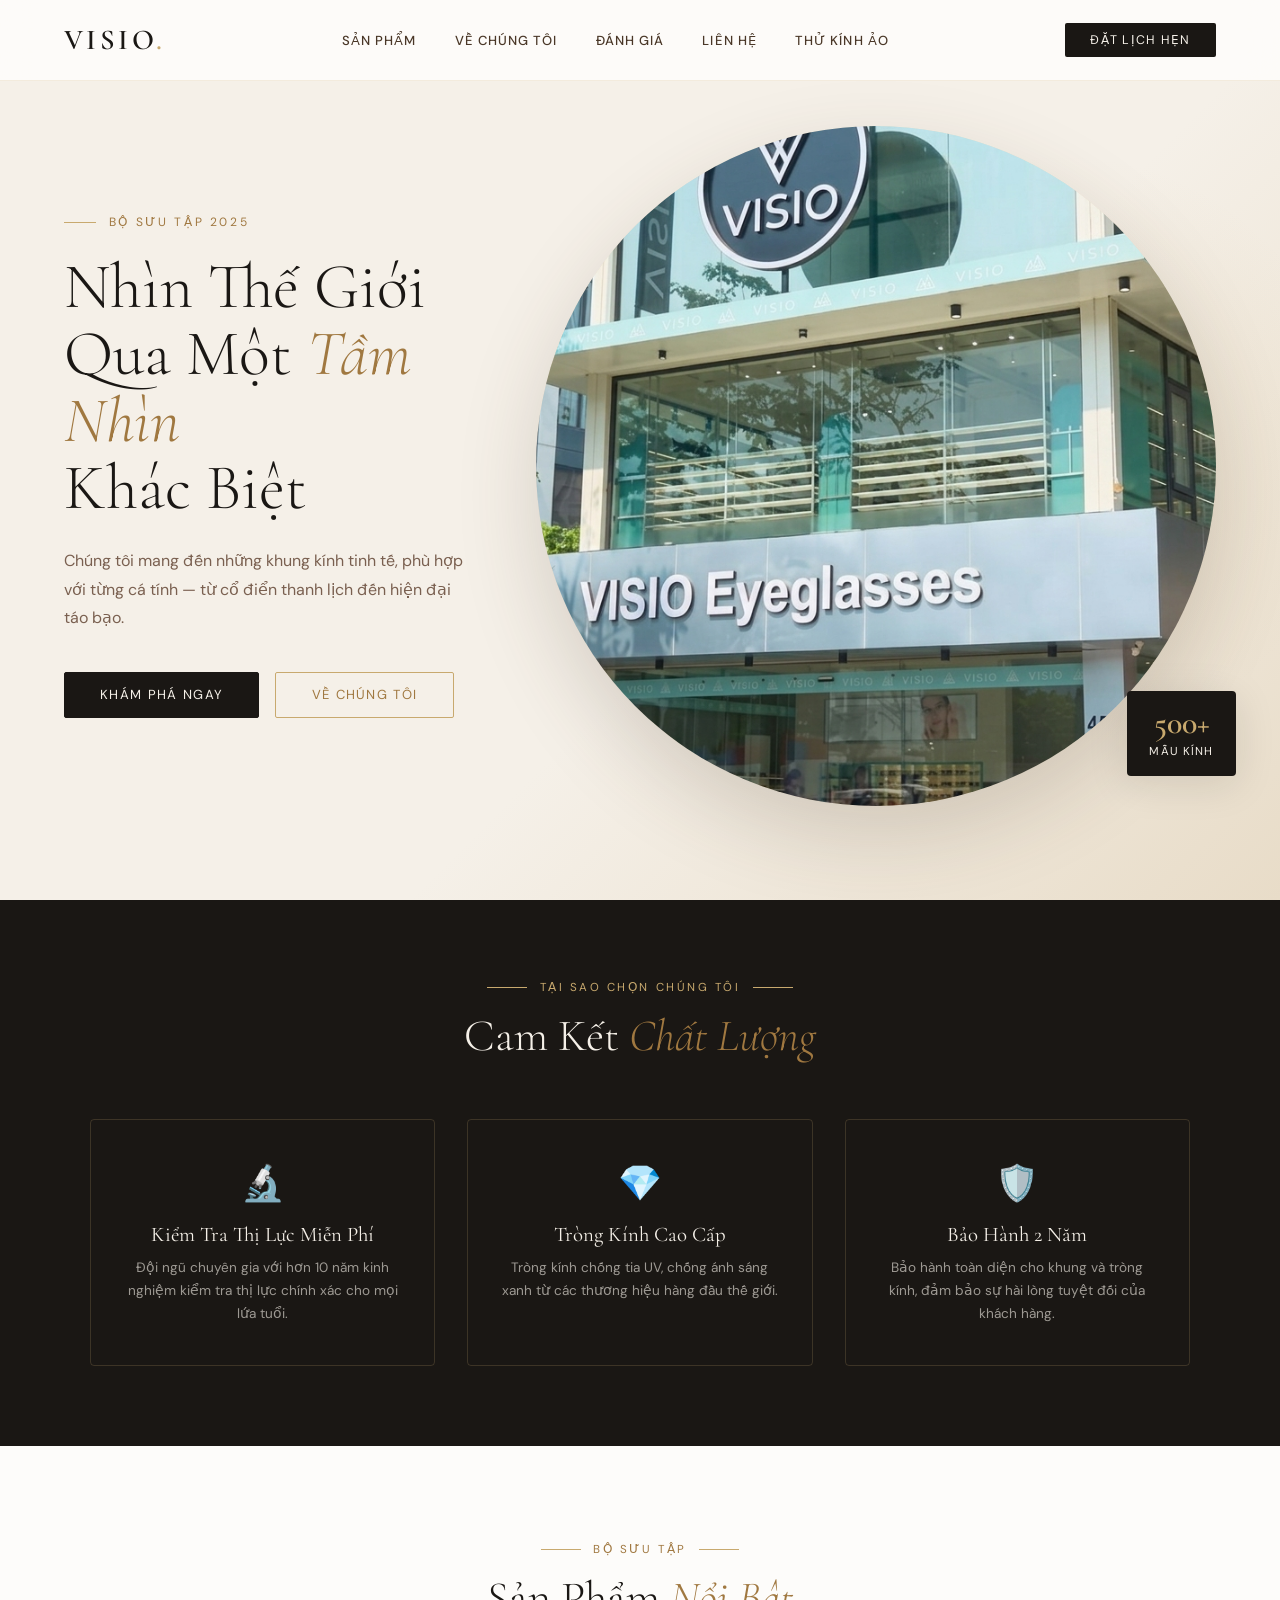
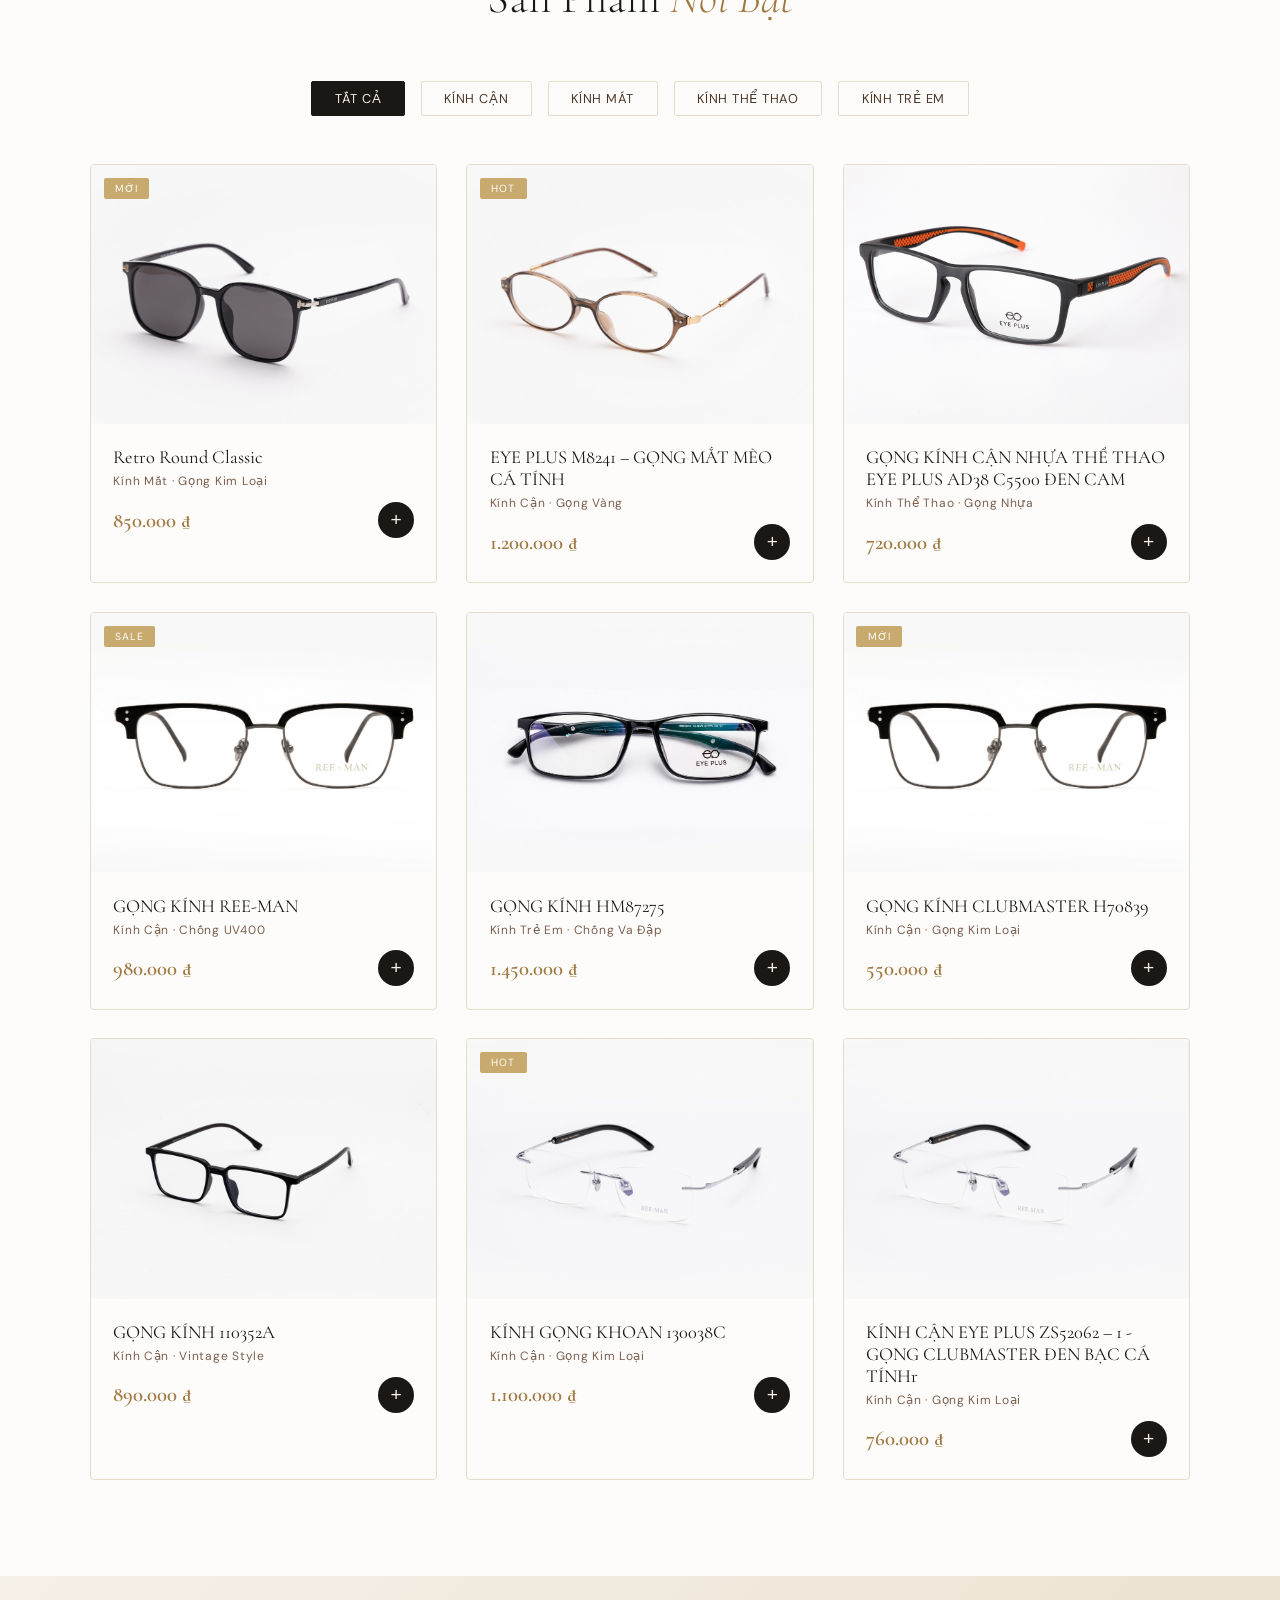
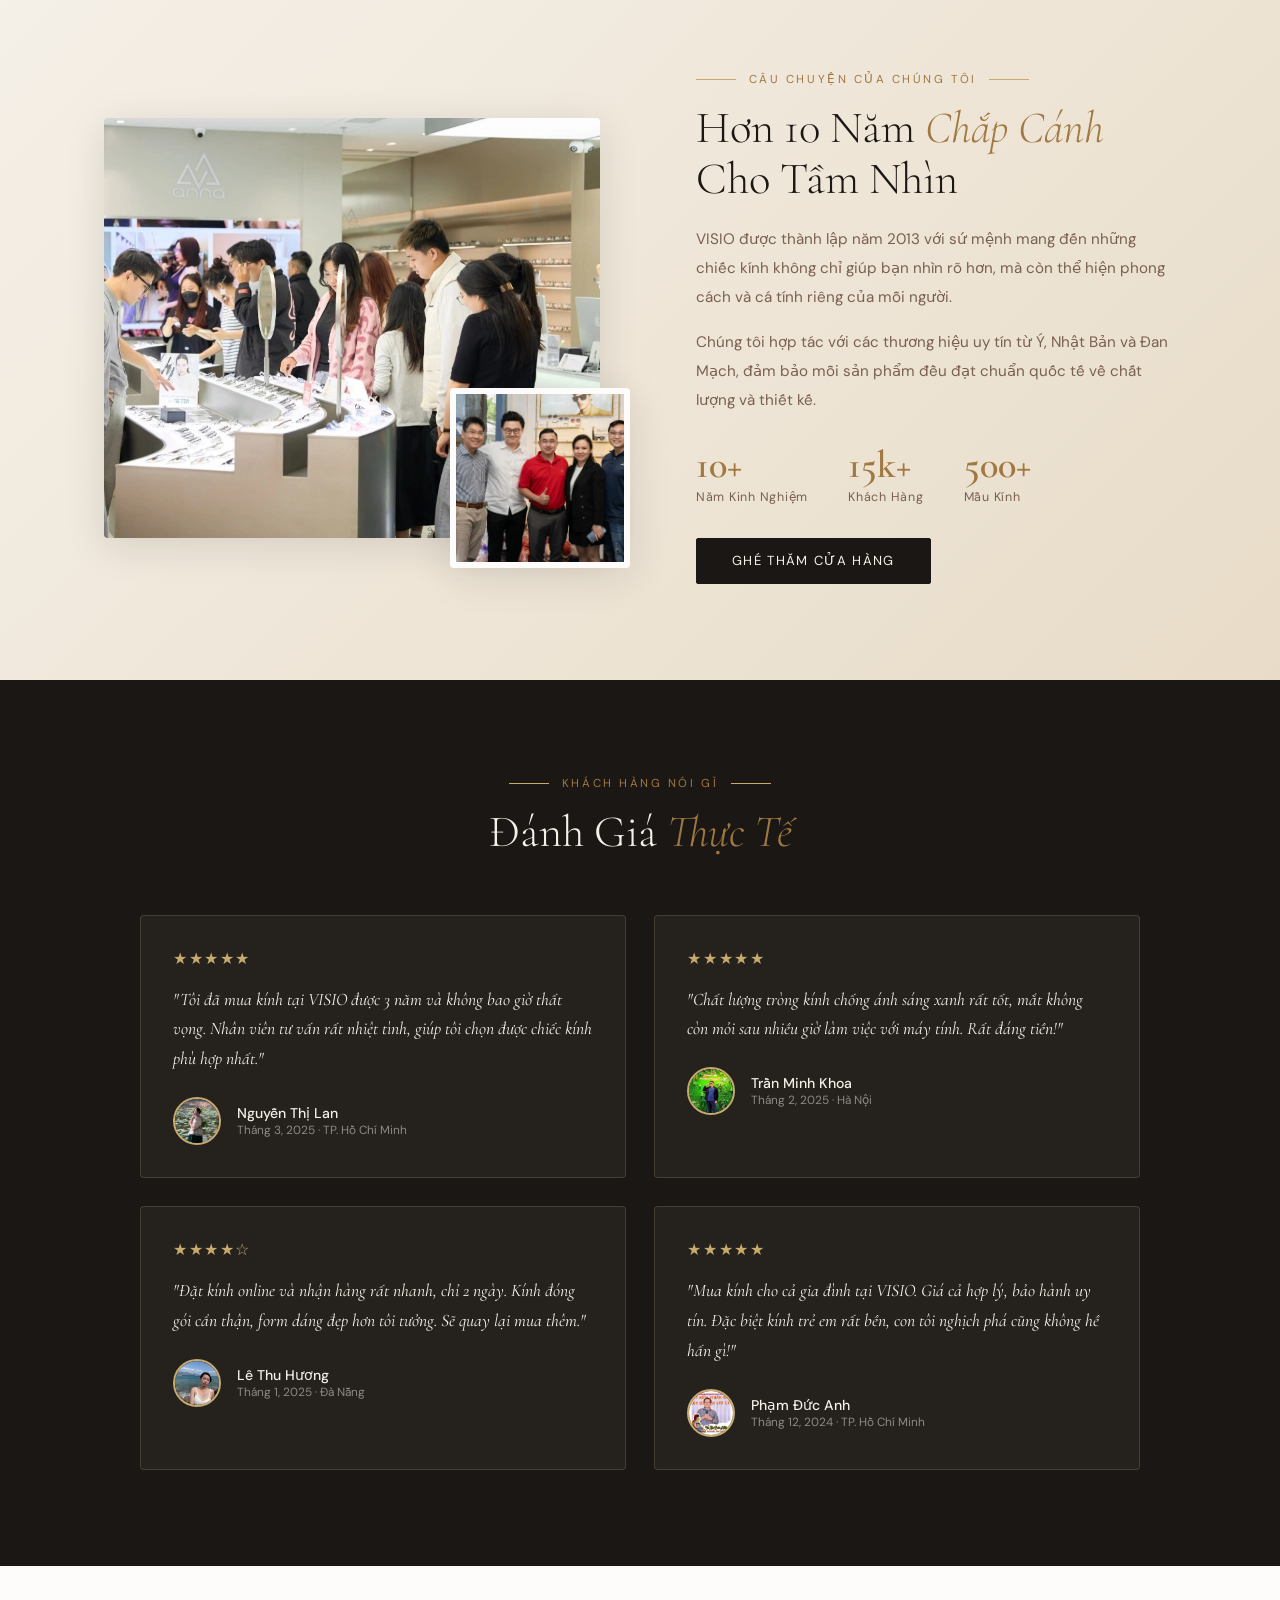
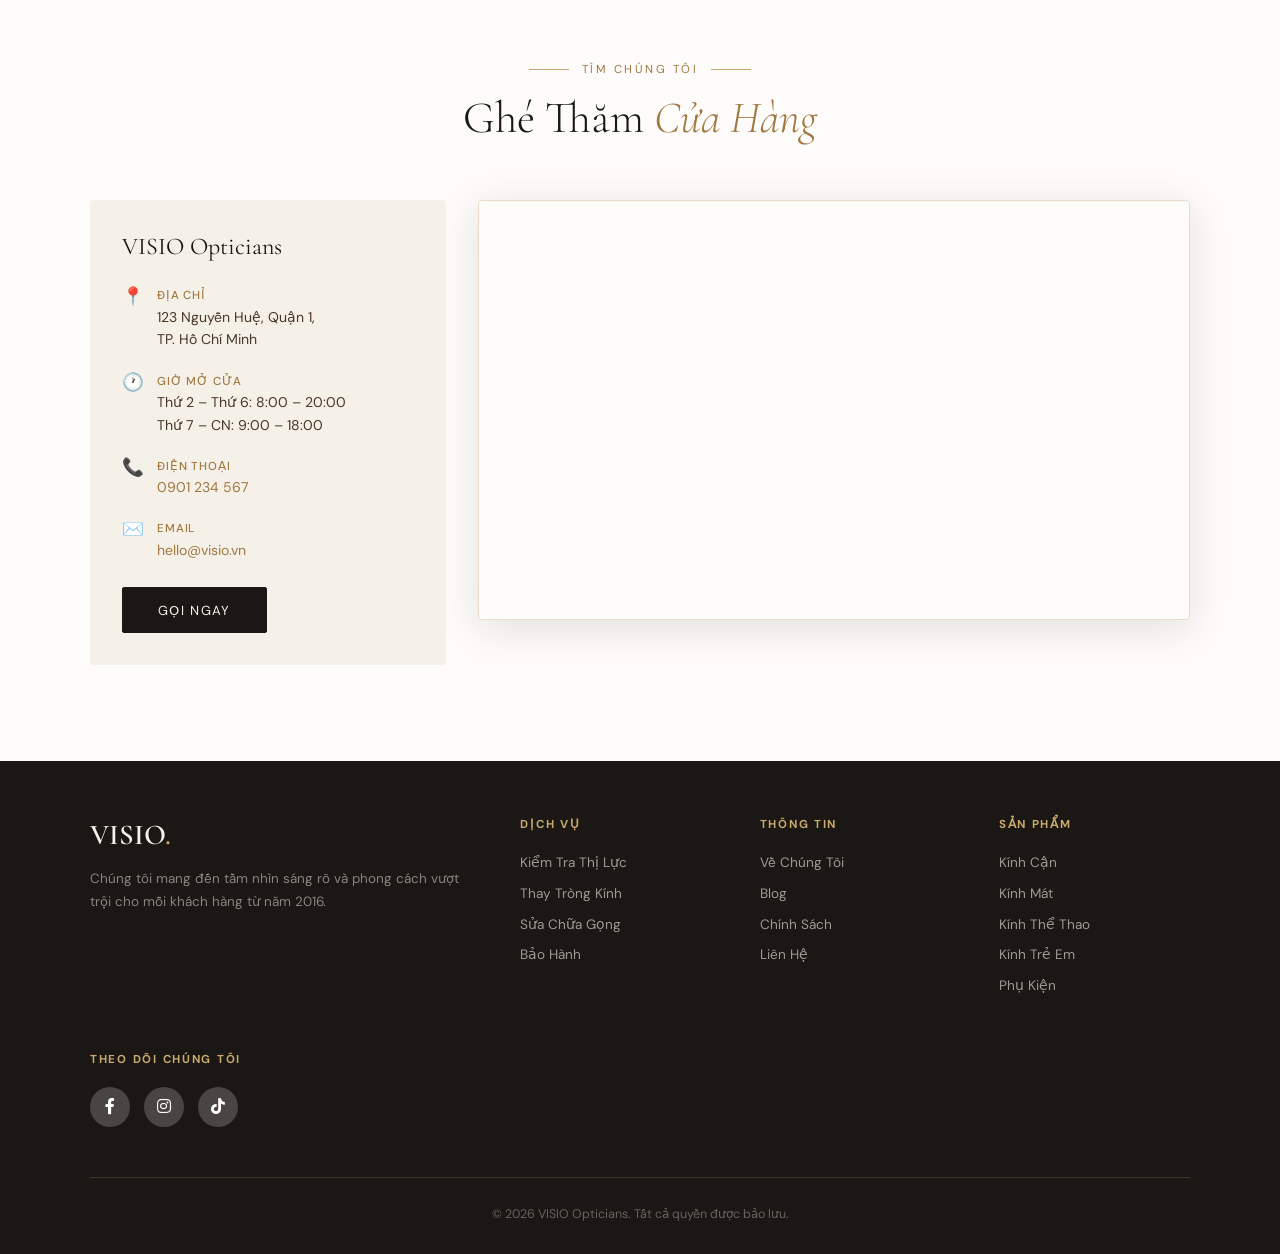
<file: index.html>
<!DOCTYPE html>
<html lang="vi">
<head>
  <meta charset="UTF-8" />
  <meta name="viewport" content="width=device-width, initial-scale=1.0" />
  <title>VISIO — Cửa Hàng Mắt Kính</title>
  <link href="https://fonts.googleapis.com/css2?family=Cormorant+Garamond:ital,wght@0,300;0,400;0,600;1,300;1,400&family=DM+Sans:wght@300;400;500&display=swap" rel="stylesheet" />
  <link href="https://cdnjs.cloudflare.com/ajax/libs/font-awesome/5.15.4/css/all.min.css" rel="stylesheet">
  <!--file css-->
  <link rel="stylesheet" href="css/style.css" />
</head>
<body>

<!-- ══════════════════════════════
     NAV
══════════════════════════════ -->
<nav>
  <a href="#" class="nav-logo">VISIO<span>.</span></a>
  <ul class="nav-links">
    <li><a href="#products">Sản Phẩm</a></li>
    <li><a href="#about">Về Chúng Tôi</a></li>
    <li><a href="#reviews">Đánh Giá</a></li>
    <li><a href="#contact">Liên Hệ</a></li>
    <li><a href="TryonVR/index.html">Thử Kính Ảo</a></li>
  </ul>
  <a href="#contact" class="nav-cta">Đặt Lịch Hẹn</a>
</nav>

<!-- ══════════════════════════════
     HERO
══════════════════════════════ -->
<section class="hero">
  <div class="hero-text">
    <p class="hero-eyebrow">Bộ Sưu Tập 2025</p>
    <h1 class="hero-title">Nhìn Thế Giới<br>Qua Một <em>Tầm Nhìn</em><br>Khác Biệt</h1>
    <p class="hero-desc">Chúng tôi mang đến những khung kính tinh tế, phù hợp với từng cá tính — từ cổ điển thanh lịch đến hiện đại táo bạo.</p>
    <div class="hero-buttons">
      <a href="#products" class="btn-primary">Khám Phá Ngay</a>
      <a href="#about" class="btn-outline">Về Chúng Tôi</a>
    </div>
  </div>
  <div class="hero-image">
    <div class="hero-frame">
      <img src="img/store_outside.jpg" alt="Kính nổi bật" />
    </div>
    <div class="hero-badge">
      <span class="hero-badge-num">500+</span>
      <span class="hero-badge-text">Mẫu Kính</span>
    </div>
  </div>
</section>

<!-- ══════════════════════════════
     FEATURES
══════════════════════════════ -->
<section class="features">
  <div class="section-header">
    <p class="section-eyebrow" style="color:var(--gold);">Tại Sao Chọn Chúng Tôi</p>
    <h2 class="section-title" style="color:var(--cream);">Cam Kết <em>Chất Lượng</em></h2>
  </div>
  <div class="features-grid">
    <div class="feature-item">
      <div class="feature-icon">🔬</div>
      <h3 class="feature-title">Kiểm Tra Thị Lực Miễn Phí</h3>
      <p class="feature-desc">Đội ngũ chuyên gia với hơn 10 năm kinh nghiệm kiểm tra thị lực chính xác cho mọi lứa tuổi.</p>
    </div>
    <div class="feature-item">
      <div class="feature-icon">💎</div>
      <h3 class="feature-title">Tròng Kính Cao Cấp</h3>
      <p class="feature-desc">Tròng kính chống tia UV, chống ánh sáng xanh từ các thương hiệu hàng đầu thế giới.</p>
    </div>
    <div class="feature-item">
      <div class="feature-icon">🛡️</div>
      <h3 class="feature-title">Bảo Hành 2 Năm</h3>
      <p class="feature-desc">Bảo hành toàn diện cho khung và tròng kính, đảm bảo sự hài lòng tuyệt đối của khách hàng.</p>
    </div>
  </div>
</section>

<!-- ══════════════════════════════
     PRODUCTS
══════════════════════════════ -->
<section class="products" id="products">
  <div class="section-header">
    <p class="section-eyebrow">Bộ Sưu Tập</p>
    <h2 class="section-title">Sản Phẩm <em>Nổi Bật</em></h2>
  </div>

  <div class="products-filter">
    <button class="filter-btn active">Tất Cả</button>
    <button class="filter-btn">Kính Cận</button>
    <button class="filter-btn">Kính Mát</button>
    <button class="filter-btn">Kính Thể Thao</button>
    <button class="filter-btn">Kính Trẻ Em</button>
  </div>

  <div class="products-grid">

    <!-- Product 1 -->
    <div class="product-card">
      <div class="product-img">
        <img src="img/product-1.jpg" alt="Retro Round Classic" />
        <span class="product-badge">Mới</span>
      </div>
      <div class="product-info">
        <h3 class="product-name">Retro Round Classic</h3>
        <p class="product-type">Kính Mắt · Gọng Kim Loại</p>
        <div class="product-footer">
          <span class="product-price">850.000 ₫</span>
          <button class="product-add">+</button>
        </div>
      </div>
    </div>

    <!-- Product 2 -->
    <div class="product-card">
      <div class="product-img">
        <img src="img/product-2.jpg" alt="Aviator Gold Edition" />
        <span class="product-badge">Hot</span>
      </div>
      <div class="product-info">
        <h3 class="product-name">EYE PLUS M8241 – GỌNG MẮT MÈO CÁ TÍNH</h3>
        <p class="product-type">Kính Cận · Gọng Vàng</p>
        <div class="product-footer">
          <span class="product-price">1.200.000 ₫</span>
          <button class="product-add">+</button>
        </div>
      </div>
    </div>

    <!-- Product 3 -->
    <div class="product-card">
      <div class="product-img">
        <img src="img/product-3.jpg" alt="Square Tortoise" />
      </div>
      <div class="product-info">
        <h3 class="product-name">GỌNG KÍNH CẬN NHỰA THỂ THAO EYE PLUS AD38 C5500 ĐEN CAM</h3>
        <p class="product-type">Kính Thể Thao · Gọng Nhựa</p>
        <div class="product-footer">
          <span class="product-price">720.000 ₫</span>
          <button class="product-add">+</button>
        </div>
      </div>
    </div>

    <!-- Product 4 -->
    <div class="product-card">
      <div class="product-img">
        <img src="img/product-4.jpg" alt="Sport Vision Pro" />
        <span class="product-badge">Sale</span>
      </div>
      <div class="product-info">
        <h3 class="product-name">GỌNG KÍNH REE-MAN</h3>
        <p class="product-type">Kính Cận · Chống UV400</p>
        <div class="product-footer">
          <span class="product-price">980.000 ₫</span>
          <button class="product-add">+</button>
        </div>
      </div>
    </div>

    <!-- Product 5 -->
    <div class="product-card">
      <div class="product-img">
        <img src="img/product-5.jpg" alt="Lady Elegance" />
      </div>
      <div class="product-info">
        <h3 class="product-name">GỌNG KÍNH HM87275</h3>
        <p class="product-type">Kính Trẻ Em · Chống Va Đập</p>
        <div class="product-footer">
          <span class="product-price">1.450.000 ₫</span>
          <button class="product-add">+</button>
        </div>
      </div>
    </div>

    <!-- Product 6 -->
    <div class="product-card">
      <div class="product-img">
        <img src="img/product-6.jpg" alt="Kids Flex Series" />
        <span class="product-badge">Mới</span>
      </div>
      <div class="product-info">
        <h3 class="product-name">GỌNG KÍNH CLUBMASTER H70839</h3>
        <p class="product-type">Kính Cận · Gọng Kim Loại</p>
        <div class="product-footer">
          <span class="product-price">550.000 ₫</span>
          <button class="product-add">+</button>
        </div>
      </div>
    </div>

    <!-- Product 7 -->
    <div class="product-card">
      <div class="product-img">
        <img src="img/product-7.jpg" alt="Cat Eye Luxe" />
      </div>
      <div class="product-info">
        <h3 class="product-name">GỌNG KÍNH 110352A</h3>
        <p class="product-type">Kính Cận · Vintage Style</p>
        <div class="product-footer">
          <span class="product-price">890.000 ₫</span>
          <button class="product-add">+</button>
        </div>
      </div>
    </div>

    <!-- Product 8 -->
    <div class="product-card">
      <div class="product-img">
        <img src="img/product-8.jpg" alt="Rimless Executive" />
        <span class="product-badge">Hot</span>
      </div>
      <div class="product-info">
        <h3 class="product-name">KÍNH GỌNG KHOAN 130038C</h3>
        <p class="product-type">Kính Cận · Gọng Kim Loại</p>
        <div class="product-footer">
          <span class="product-price">1.100.000 ₫</span>
          <button class="product-add">+</button>
        </div>
      </div>
    </div>

    <!-- Product 9 — dùng lại product-8 vì thư mục img chỉ có đến product-8 -->
    <div class="product-card">
      <div class="product-img">
        <img src="img/product-8.jpg" alt="Oversized Glamour" />
      </div>
      <div class="product-info">
        <h3 class="product-name">KÍNH CẬN EYE PLUS ZS52062 – 1 - GỌNG CLUBMASTER ĐEN BẠC CÁ TÍNHr</h3>
        <p class="product-type">Kính Cận · Gọng Kim Loại</p>
        <div class="product-footer">
          <span class="product-price">760.000 ₫</span>
          <button class="product-add">+</button>
        </div>
      </div>
    </div>

  </div>
</section>

<!-- ══════════════════════════════
     ABOUT
══════════════════════════════ -->
<section id="about" class="about-outer">
  <div class="about-strip">
    <div class="about-img-wrap">
      <div class="about-img-main">
        <img src="img/store_customer_visited.jpg" alt="Cửa hàng VISIO" />
      </div>
      <div class="about-img-accent">
        <img src="img/store_customer_visited_2.jpg" alt="Chi tiết kính" />
      </div>
    </div>
    <div class="about-text">
      <p class="section-eyebrow" style="justify-content:flex-start;">Câu Chuyện Của Chúng Tôi</p>
      <h2 class="section-title" style="text-align:left; margin-bottom:1.2rem;">
        Hơn 10 Năm <em>Chắp Cánh</em><br>Cho Tầm Nhìn
      </h2>
      <p style="font-size:.95rem; line-height:1.9; color:var(--brown-light); margin-bottom:1rem;">
        VISIO được thành lập năm 2013 với sứ mệnh mang đến những chiếc kính không chỉ giúp bạn nhìn rõ hơn, mà còn thể hiện phong cách và cá tính riêng của mỗi người.
      </p>
      <p style="font-size:.95rem; line-height:1.9; color:var(--brown-light); margin-bottom:1.8rem;">
        Chúng tôi hợp tác với các thương hiệu uy tín từ Ý, Nhật Bản và Đan Mạch, đảm bảo mỗi sản phẩm đều đạt chuẩn quốc tế về chất lượng và thiết kế.
      </p>
      <div class="about-stats">
        <div><span class="stat-num">10+</span><span class="stat-label">Năm Kinh Nghiệm</span></div>
        <div><span class="stat-num">15k+</span><span class="stat-label">Khách Hàng</span></div>
        <div><span class="stat-num">500+</span><span class="stat-label">Mẫu Kính</span></div>
      </div>
      <a href="#contact" class="btn-primary">Ghé Thăm Cửa Hàng</a>
    </div>
  </div>
</section>

<!-- ══════════════════════════════
     REVIEWS
══════════════════════════════ -->
<section class="reviews" id="reviews">
  <div class="section-header">
    <p class="section-eyebrow">Khách Hàng Nói Gì</p>
    <h2 class="section-title">Đánh Giá <em>Thực Tế</em></h2>
  </div>
  <div class="reviews-grid">

    <!-- Review 1 -->
    <div class="review-card">
      <div class="review-stars">★★★★★</div>
      <p class="review-text">"Tôi đã mua kính tại VISIO được 3 năm và không bao giờ thất vọng. Nhân viên tư vấn rất nhiệt tình, giúp tôi chọn được chiếc kính phù hợp nhất."</p>
      <div class="review-author">
        <div class="review-avatar">
          <img src="img/customer_review-1.jpg" alt="Nguyễn Thị Lan" />
        </div>
        <div>
          <div class="review-name">Nguyễn Thị Lan</div>
          <div class="review-date">Tháng 3, 2025 · TP. Hồ Chí Minh</div>
        </div>
      </div>
    </div>

    <!-- Review 2 -->
    <div class="review-card">
      <div class="review-stars">★★★★★</div>
      <p class="review-text">"Chất lượng tròng kính chống ánh sáng xanh rất tốt, mắt không còn mỏi sau nhiều giờ làm việc với máy tính. Rất đáng tiền!"</p>
      <div class="review-author">
        <div class="review-avatar">
          <img src="img/customer-review-2.jpg" alt="Trần Minh Khoa" />
        </div>
        <div>
          <div class="review-name">Trần Minh Khoa</div>
          <div class="review-date">Tháng 2, 2025 · Hà Nội</div>
        </div>
      </div>
    </div>

    <!-- Review 3 -->
    <div class="review-card">
      <div class="review-stars">★★★★☆</div>
      <p class="review-text">"Đặt kính online và nhận hàng rất nhanh, chỉ 2 ngày. Kính đóng gói cẩn thận, form dáng đẹp hơn tôi tưởng. Sẽ quay lại mua thêm."</p>
      <div class="review-author">
        <div class="review-avatar">
          <img src="img/customer-review-3.jpg" alt="Lê Thu Hương" />
        </div>
        <div>
          <div class="review-name">Lê Thu Hương</div>
          <div class="review-date">Tháng 1, 2025 · Đà Nẵng</div>
        </div>
      </div>
    </div>

    <!-- Review 4 -->
    <div class="review-card">
      <div class="review-stars">★★★★★</div>
      <p class="review-text">"Mua kính cho cả gia đình tại VISIO. Giá cả hợp lý, bảo hành uy tín. Đặc biệt kính trẻ em rất bền, con tôi nghịch phá cũng không hề hấn gì!"</p>
      <div class="review-author">
        <div class="review-avatar">
          <img src="img/customer-review-4.jpg" alt="Phạm Đức Anh" />
        </div>
        <div>
          <div class="review-name">Phạm Đức Anh</div>
          <div class="review-date">Tháng 12, 2024 · TP. Hồ Chí Minh</div>
        </div>
      </div>
    </div>

  </div>
</section>

<!-- ══════════════════════════════
     MAP & CONTACT
══════════════════════════════ -->
<section class="map-section" id="contact">
  <div class="section-header">
    <p class="section-eyebrow">Tìm Chúng Tôi</p>
    <h2 class="section-title">Ghé Thăm <em>Cửa Hàng</em></h2>
  </div>
  <div class="map-wrap">

    <div class="map-info">
      <h3>VISIO Opticians</h3>
      <div class="map-detail">
        <span class="map-detail-icon">📍</span>
        <div class="map-detail-text">
          <span class="map-detail-label">Địa Chỉ</span><br>
          123 Nguyễn Huệ, Quận 1,<br>TP. Hồ Chí Minh
        </div>
      </div>
      <div class="map-detail">
        <span class="map-detail-icon">🕐</span>
        <div class="map-detail-text">
          <span class="map-detail-label">Giờ Mở Cửa</span><br>
          Thứ 2 – Thứ 6: 8:00 – 20:00<br>
          Thứ 7 – CN: 9:00 – 18:00
        </div>
      </div>
      <div class="map-detail">
        <span class="map-detail-icon">📞</span>
        <div class="map-detail-text">
          <span class="map-detail-label">Điện Thoại</span><br>
          <a href="tel:+84901234567" style="color:var(--gold-dark); text-decoration:none;">0901 234 567</a>
        </div>
      </div>
      <div class="map-detail">
        <span class="map-detail-icon">✉️</span>
        <div class="map-detail-text">
          <span class="map-detail-label">Email</span><br>
          <a href="mailto:hello@visio.vn" style="color:var(--gold-dark); text-decoration:none;">hello@visio.vn</a>
        </div>
      </div>
      <div style="margin-top:1.6rem;">
        <a href="tel:+84901234567" class="btn-primary">Gọi Ngay</a>
      </div>
    </div>

    <!-- Google Maps Embed — thay src bằng link embed của cửa hàng bạn -->
    <div class="map-embed">
      <iframe
        src="https://www.google.com/maps/embed?pb=!1m18!1m12!1m3!1d3919.4469418!2d106.7004!3d10.7769!2m3!1f0!2f0!3f0!3m2!1i1024!2i768!4f13.1!3m3!1m2!1s0x31752f4b3330bcc7%3A0x4db964d76bf6e18e!2sNguy%E1%BB%85n%20Hu%E1%BB%87%2C%20B%E1%BA%BFn%20Ngh%C3%A9%2C%20Qu%E1%BA%ADn%201%2C%20Th%C3%A0nh%20ph%E1%BB%91%20H%E1%BB%93%20Ch%C3%AD%20Minh%2C%20Vi%E1%BB%87t%20Nam!5e0!3m2!1svi!2s!4v1699000000000!5m2!1svi!2s"
        allowfullscreen=""
        loading="lazy"
        referrerpolicy="no-referrer-when-downgrade"
        title="Bản đồ VISIO Opticians">
      </iframe>
    </div>

  </div>
</section>

<!-- ══════════════════════════════
     FOOTER
══════════════════════════════ -->
<footer>
  <div class="footer-grid">
    <div>
      <div class="footer-brand-logo">VISIO<span>.</span></div>
      <p class="footer-brand-desc">Chúng tôi mang đến tầm nhìn sáng rõ và phong cách vượt trội cho mỗi khách hàng từ năm 2016.</p>
    </div>
    <div class="footer-col">
      <h4>Dịch Vụ</h4>
      <ul>
        <li><a href="#">Kiểm Tra Thị Lực</a></li>
        <li><a href="#">Thay Tròng Kính</a></li>
        <li><a href="#">Sửa Chữa Gọng</a></li>
        <li><a href="#">Bảo Hành</a></li>
      </ul>
    </div>
    <div class="footer-col">
      <h4>Thông Tin</h4>
      <ul>
        <li><a href="#">Về Chúng Tôi</a></li>
        <li><a href="#">Blog</a></li>
        <li><a href="#">Chính Sách</a></li>
        <li><a href="#">Liên Hệ</a></li>
      </ul>
    </div>
    <div class="footer-col">
      <h4>Sản Phẩm</h4>
      <ul>
        <li><a href="#">Kính Cận</a></li>
        <li><a href="#">Kính Mát</a></li>
        <li><a href="#">Kính Thể Thao</a></li>
        <li><a href="#">Kính Trẻ Em</a></li>
        <li><a href="#">Phụ Kiện</a></li>
      </ul>
    </div>
    <div class="footer-col">
        <h4>Theo Dõi Chúng Tôi</h4>
        <div class="social-links mt-3">
            <a href="https://facebook.com" target="_blank" class="mr-3">
                <i class="fab fa-facebook-f"></i>
            </a>
            <a href="https://instagram.com" target="_blank">
                <i class="fab fa-instagram"></i>
            </a>
            <a href="https://www.tiktok.com" target="_blank">
                <i class="fab fa-tiktok"></i>
            </a>
        </div>
    </div>
  </div>
  <div class="footer-bottom">© 2026 VISIO Opticians. Tất cả quyền được bảo lưu.</div>
</footer>


<!--file js-->
<script src="js/main.js"></script>
</body>
</html>
</file>
<file: css/style.css>
/* ================================================
   VISIO — Cửa Hàng Mắt Kính | style.css
   ================================================ */

/* ── VARIABLES ── */
:root {
  --cream: #f5f0e8;
  --sand: #e8dcc8;
  --gold: #c8a96e;
  --gold-dark: #a07840;
  --charcoal: #1a1714;
  --brown: #4a3728;
  --brown-light: #7a6050;
  --white: #fdfcfa;
  --shadow: 0 8px 40px rgba(26,23,20,0.12);
  --shadow-hover: 0 20px 60px rgba(26,23,20,0.2);
}

/* ── RESET ── */
*, *::before, *::after { box-sizing: border-box; margin: 0; padding: 0; }
html { scroll-behavior: smooth; }
body { font-family: 'DM Sans', sans-serif; background: var(--white); color: var(--charcoal); overflow-x: hidden; }

/* ── NAV ── */
nav {
  position: fixed; top: 0; left: 0; right: 0; z-index: 100;
  display: flex; align-items: center; justify-content: space-between;
  padding: 1.4rem 4rem;
  background: rgba(253,252,250,0.92); backdrop-filter: blur(16px);
  border-bottom: 1px solid rgba(200,169,110,0.2);
}
.nav-logo { font-family: 'Cormorant Garamond', serif; font-size: 1.8rem; font-weight: 600; letter-spacing: 0.12em; color: var(--charcoal); text-decoration: none; }
.nav-logo span { color: var(--gold); }
.nav-links { display: flex; gap: 2.4rem; list-style: none; }
.nav-links a { font-size: 0.82rem; font-weight: 500; letter-spacing: 0.08em; text-transform: uppercase; color: var(--brown); text-decoration: none; transition: color .25s; }
.nav-links a:hover { color: var(--gold-dark); }
.nav-cta { background: var(--charcoal); color: var(--cream); padding: .55rem 1.6rem; border-radius: 2px; font-size: 0.78rem; letter-spacing: 0.1em; text-transform: uppercase; text-decoration: none; transition: background .25s; }
.nav-cta:hover { background: var(--gold-dark); }

/* Auth box in navbar */
.nav-auth {
  margin-left: 1rem;
  display: flex;
  align-items: center;
  gap: .6rem;
  background: rgba(200,169,110,0.08);
  padding: .45rem .7rem;
  border-radius: 18px;
  font-size: 0.85rem;
  color: var(--brown);
  border: 1px solid rgba(200,169,110,0.18);
}
.nav-auth a { color: var(--charcoal); text-decoration: none; font-weight: 600; }
.nav-auth a:hover { color: var(--gold-dark); }

@media (max-width: 900px) {
  .nav-auth { display: none; }
}

/* ── HERO ── */
.hero {
  min-height: 100vh; display: grid; grid-template-columns: 1fr 1fr;
  align-items: center; padding: 6rem 4rem 4rem;
  background: linear-gradient(135deg, var(--cream) 60%, var(--sand) 100%);
  position: relative; overflow: hidden;
}
.hero::before { content: ''; position: absolute; right: -80px; top: 50%; transform: translateY(-50%); width: 600px; height: 600px; border-radius: 50%; background: radial-gradient(circle, rgba(200,169,110,0.15) 0%, transparent 70%); pointer-events: none; }
.hero-text { max-width: 520px; }
.hero-eyebrow { font-size: 0.75rem; letter-spacing: 0.22em; text-transform: uppercase; color: var(--gold-dark); margin-bottom: 1.4rem; display: flex; align-items: center; gap: .8rem; }
.hero-eyebrow::before { content: ''; width: 32px; height: 1px; background: var(--gold); }
.hero-title { font-family: 'Cormorant Garamond', serif; font-size: clamp(3rem, 5vw, 5rem); line-height: 1.05; font-weight: 300; color: var(--charcoal); margin-bottom: 1.6rem; }
.hero-title em { font-style: italic; color: var(--gold-dark); }
.hero-desc { font-size: 1rem; line-height: 1.8; color: var(--brown-light); margin-bottom: 2.4rem; max-width: 400px; }
.hero-buttons { display: flex; gap: 1rem; flex-wrap: wrap; }

/* ── BUTTONS ── */
.btn-primary { background: var(--charcoal); color: var(--cream); padding: .85rem 2.2rem; border-radius: 2px; font-size: 0.82rem; letter-spacing: 0.1em; text-transform: uppercase; text-decoration: none; transition: all .3s; border: 1.5px solid var(--charcoal); display: inline-block; }
.btn-primary:hover { background: transparent; color: var(--charcoal); }
.btn-outline { border: 1.5px solid var(--gold); color: var(--gold-dark); padding: .85rem 2.2rem; border-radius: 2px; font-size: 0.82rem; letter-spacing: 0.1em; text-transform: uppercase; text-decoration: none; transition: all .3s; }
.btn-outline:hover { background: var(--gold); color: var(--white); }

/* ── HERO IMAGE ── */
.hero-image { display: flex; justify-content: center; align-items: center; position: relative; }
.hero-frame { width: 680px; height: 680px; border-radius: 50%; background: var(--sand); display: flex; align-items: center; justify-content: center; overflow: hidden; position: relative; box-shadow: 0 30px 80px rgba(74,55,40,0.18); }
.hero-frame img { width: 110%; height: 110%; object-fit: cover; }
.hero-badge { position: absolute; bottom: 30px; right: -20px; background: var(--charcoal); color: var(--cream); padding: 1rem 1.4rem; border-radius: 4px; text-align: center; box-shadow: var(--shadow); }
.hero-badge-num { font-family: 'Cormorant Garamond', serif; font-size: 2rem; font-weight: 600; display: block; line-height: 1; color: var(--gold); }
.hero-badge-text { font-size: 0.72rem; letter-spacing: 0.1em; text-transform: uppercase; }

/* ── SECTION HEADERS ── */
.section-header { text-align: center; margin-bottom: 3.5rem; }
.section-eyebrow { font-size: 0.72rem; letter-spacing: 0.22em; text-transform: uppercase; color: var(--gold-dark); margin-bottom: 1rem; display: flex; align-items: center; justify-content: center; gap: .8rem; }
.section-eyebrow::before, .section-eyebrow::after { content: ''; width: 40px; height: 1px; background: var(--gold); }
.section-title { font-family: 'Cormorant Garamond', serif; font-size: clamp(2rem, 3.5vw, 3rem); font-weight: 300; color: var(--charcoal); line-height: 1.15; }
.section-title em { font-style: italic; color: var(--gold-dark); }

/* ── FEATURES ── */
.features { padding: 5rem 4rem; background: var(--charcoal); }
.features-grid { display: grid; grid-template-columns: repeat(3,1fr); gap: 2rem; max-width: 1100px; margin: 0 auto; }
.feature-item { text-align: center; padding: 2.5rem 2rem; border: 1px solid rgba(200,169,110,0.2); border-radius: 4px; transition: border-color .3s, transform .3s; }
.feature-item:hover { border-color: var(--gold); transform: translateY(-4px); }
.feature-icon { font-size: 2.2rem; margin-bottom: 1rem; }
.feature-title { font-family: 'Cormorant Garamond', serif; font-size: 1.3rem; font-weight: 400; color: var(--cream); margin-bottom: .6rem; }
.feature-desc { font-size: 0.85rem; line-height: 1.7; color: rgba(245,240,232,0.6); }

/* ── PRODUCTS ── */
.products { padding: 6rem 4rem; background: var(--white); }
.products-filter { display: flex; justify-content: center; gap: 1rem; margin-bottom: 3rem; flex-wrap: wrap; }
.filter-btn { padding: .5rem 1.4rem; border: 1px solid var(--sand); background: transparent; color: var(--brown); border-radius: 2px; font-size: 0.8rem; letter-spacing: 0.06em; text-transform: uppercase; cursor: pointer; font-family: 'DM Sans', sans-serif; transition: all .25s; }
.filter-btn:hover, .filter-btn.active { background: var(--charcoal); color: var(--cream); border-color: var(--charcoal); }
.products-grid { display: grid; grid-template-columns: repeat(3,1fr); gap: 1.8rem; max-width: 1100px; margin: 0 auto; }
.product-card { background: var(--white); border: 1px solid var(--sand); border-radius: 4px; overflow: hidden; transition: box-shadow .35s, transform .35s; cursor: pointer; }
.product-card:hover { box-shadow: var(--shadow-hover); transform: translateY(-6px); }
.product-img { width: 100%; aspect-ratio: 4/3; overflow: hidden; background: var(--cream); position: relative; }
.product-img img { width: 100%; height: 100%; object-fit: cover; transition: transform .5s; }
.product-card:hover .product-img img { transform: scale(1.06); }
.product-badge { position: absolute; top: .8rem; left: .8rem; background: var(--gold); color: var(--white); font-size: 0.65rem; letter-spacing: 0.1em; text-transform: uppercase; padding: .25rem .7rem; border-radius: 2px; }
.product-info { padding: 1.4rem; }
.product-name { font-family: 'Cormorant Garamond', serif; font-size: 1.15rem; font-weight: 400; color: var(--charcoal); margin-bottom: .3rem; }
.product-type { font-size: 0.75rem; color: var(--brown-light); letter-spacing: 0.06em; margin-bottom: .8rem; }
.product-footer { display: flex; align-items: center; justify-content: space-between; }
.product-price { font-family: 'Cormorant Garamond', serif; font-size: 1.3rem; font-weight: 600; color: var(--gold-dark); }
.product-add { width: 36px; height: 36px; border-radius: 50%; background: var(--charcoal); color: var(--cream); border: none; font-size: 1.2rem; cursor: pointer; display: flex; align-items: center; justify-content: center; transition: background .25s; }
.product-add:hover { background: var(--gold-dark); }

/* ── ABOUT ── */
.about-outer { background: linear-gradient(135deg, var(--cream) 0%, var(--sand) 100%); }
.about-strip { padding: 6rem 4rem; display: grid; grid-template-columns: 1fr 1fr; gap: 5rem; align-items: center; max-width: 1200px; margin: 0 auto; }
.about-img-wrap { position: relative; }
.about-img-main { width: 100%; border-radius: 4px; overflow: hidden; box-shadow: var(--shadow); }
.about-img-main img { width: 100%; height: 420px; object-fit: cover; display: block; }
.about-img-accent { position: absolute; bottom: -30px; right: -30px; width: 180px; height: 180px; border-radius: 4px; overflow: hidden; border: 6px solid var(--white); box-shadow: var(--shadow); }
.about-img-accent img { width: 100%; height: 100%; object-fit: cover; display: block; }
.about-text { padding-left: 1rem; }
.about-stats { display: flex; gap: 2.5rem; margin-top: 2rem; margin-bottom: 2rem; }
.stat-num { font-family: 'Cormorant Garamond', serif; font-size: 2.4rem; font-weight: 600; color: var(--gold-dark); display: block; line-height: 1; }
.stat-label { font-size: 0.78rem; color: var(--brown-light); letter-spacing: 0.06em; }

/* ── REVIEWS ── */
.reviews { padding: 6rem 4rem; background: var(--charcoal); }
.reviews .section-title { color: var(--cream); }
.reviews-grid { display: grid; grid-template-columns: repeat(2,1fr); gap: 1.8rem; max-width: 1000px; margin: 0 auto; }
.review-card { background: rgba(245,240,232,0.05); border: 1px solid rgba(200,169,110,0.2); border-radius: 4px; padding: 2rem; transition: border-color .3s, background .3s; }
.review-card:hover { border-color: var(--gold); background: rgba(200,169,110,0.06); }
.review-stars { color: var(--gold); font-size: 1rem; letter-spacing: .1em; margin-bottom: 1rem; }
.review-text { font-family: 'Cormorant Garamond', serif; font-style: italic; font-size: 1.1rem; line-height: 1.7; color: var(--cream); margin-bottom: 1.4rem; }
.review-author { display: flex; align-items: center; gap: 1rem; }
.review-avatar { width: 48px; height: 48px; border-radius: 50%; overflow: hidden; border: 2px solid var(--gold); flex-shrink: 0; }
.review-avatar img { width: 100%; height: 100%; object-fit: cover; }
.review-name { font-size: 0.88rem; font-weight: 500; color: var(--cream); }
.review-date { font-size: 0.74rem; color: rgba(245,240,232,0.5); }

/* ── MAP & CONTACT ── */
.map-section { padding: 6rem 4rem; background: var(--white); }
.map-wrap { max-width: 1100px; margin: 0 auto; display: grid; grid-template-columns: 1fr 2fr; gap: 2rem; align-items: start; }
.map-info { padding: 2rem; background: var(--cream); border-radius: 4px; }
.map-info h3 { font-family: 'Cormorant Garamond', serif; font-size: 1.5rem; font-weight: 400; color: var(--charcoal); margin-bottom: 1.4rem; }
.map-detail { display: flex; gap: .8rem; margin-bottom: 1.1rem; align-items: flex-start; }
.map-detail-icon { font-size: 1.1rem; flex-shrink: 0; margin-top: 2px; }
.map-detail-text { font-size: 0.88rem; line-height: 1.6; color: var(--brown); }
.map-detail-label { font-size: 0.72rem; letter-spacing: 0.08em; text-transform: uppercase; color: var(--gold-dark); font-weight: 500; }
.map-embed { width: 100%; height: 420px; border-radius: 4px; overflow: hidden; border: 1px solid var(--sand); box-shadow: var(--shadow); }
.map-embed iframe { width: 100%; height: 100%; border: none; display: block; }

/* ── FOOTER ── */
footer { background: var(--charcoal); padding: 3.5rem 4rem 2rem; }
.footer-grid { display: grid; grid-template-columns: 2fr 1fr 1fr 1fr; gap: 3rem; max-width: 1100px; margin: 0 auto; padding-bottom: 2.5rem; border-bottom: 1px solid rgba(200,169,110,0.2); }
.footer-brand-logo { font-family: 'Cormorant Garamond', serif; font-size: 1.8rem; font-weight: 600; color: var(--cream); margin-bottom: 1rem; }
.footer-brand-logo span { color: var(--gold); }
.footer-brand-desc { font-size: 0.84rem; line-height: 1.7; color: rgba(245,240,232,0.5); }
.footer-col h4 { font-size: 0.72rem; letter-spacing: 0.15em; text-transform: uppercase; color: var(--gold); margin-bottom: 1.2rem; }
.footer-col ul { list-style: none; }
.footer-col ul li { margin-bottom: .6rem; }
.footer-col ul a { font-size: 0.85rem; color: rgba(245,240,232,0.6); text-decoration: none; transition: color .25s; }
.footer-col ul a:hover { color: var(--gold); }
.footer-bottom { text-align: center; padding-top: 1.8rem; font-size: 0.78rem; color: rgba(245,240,232,0.35); }

/* ── ANIMATIONS ── */
@keyframes fadeUp {
  from { opacity: 0; transform: translateY(30px); }
  to   { opacity: 1; transform: translateY(0); }
}
.hero-text > * { animation: fadeUp .8s ease both; }
.hero-text .hero-eyebrow { animation-delay: .1s; }
.hero-text .hero-title   { animation-delay: .25s; }
.hero-text .hero-desc    { animation-delay: .4s; }
.hero-text .hero-buttons { animation-delay: .55s; }
.hero-image { animation: fadeUp .9s ease .35s both; }

/* ── RESPONSIVE ── */
@media (max-width: 900px) {
  nav { padding: 1rem 1.5rem; }
  .nav-links { display: none; }
  .hero { grid-template-columns: 1fr; padding: 6rem 1.5rem 3rem; text-align: center; }
  .hero-desc { max-width: 100%; }
  .hero-buttons { justify-content: center; }
  .hero-image { display: none; }
  .features { padding: 3rem 1.5rem; }
  .features-grid { grid-template-columns: 1fr; }
  .products { padding: 4rem 1.5rem; }
  .products-grid { grid-template-columns: repeat(2,1fr); gap: 1rem; }
  .about-strip { grid-template-columns: 1fr; padding: 4rem 1.5rem; gap: 2.5rem; }
  .about-img-accent { display: none; }
  .reviews { padding: 4rem 1.5rem; }
  .reviews-grid { grid-template-columns: 1fr; }
  .map-section { padding: 4rem 1.5rem; }
  .map-wrap { grid-template-columns: 1fr; }
  .footer-grid { grid-template-columns: 1fr 1fr; }
}
@media (max-width: 600px) {
  .products-grid { grid-template-columns: 1fr; }
  .footer-grid { grid-template-columns: 1fr; }
}

/* icon social media */
.social-links a {
  display: inline-block;
  width: 40px;
  height: 40px;
  background-color: rgba(255,255,255,0.2); 
  margin: 0 10px 10px 0;
  text-align: center;
  line-height: 40px;
  border-radius: 50%;
  color: #ffffff;
  transition: all 0.5s ease;
}

.social-links a:hover {
  background-color: #D19C97; 
  color: #222222;
}
</file>
